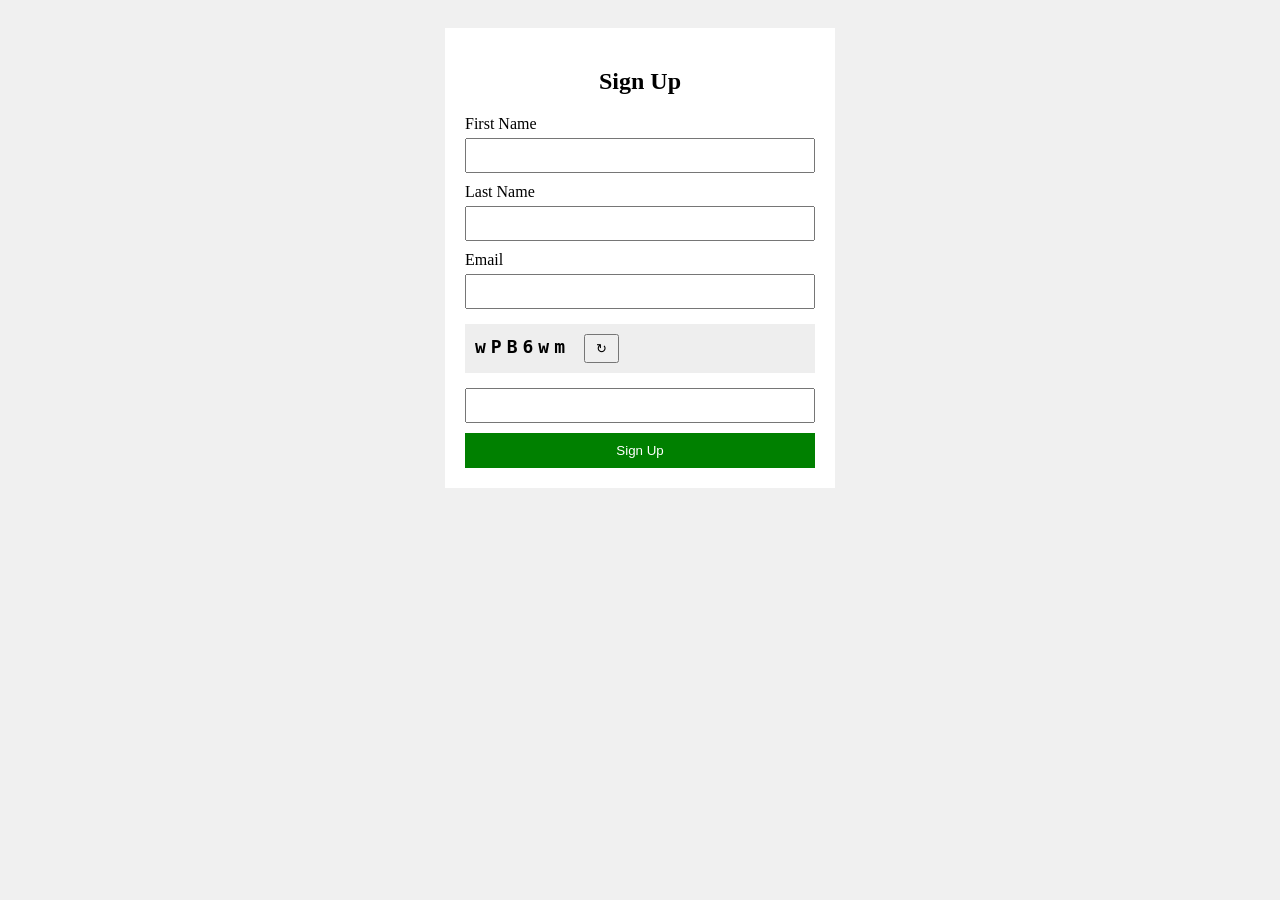
<file: form-with-captcha/index.html>
<!DOCTYPE html>
<html lang="en">
<head>
    <meta charset="UTF-8">
    <meta name="viewport" content="width=device-width, initial-scale=1.0">
    <title>Captcha Form</title>
    <link rel="stylesheet" href="styles.css">
</head>
<body>
    <div class="container">
        <h2>Sign Up</h2>

        <form id="form">
            <div class="form-group">
                <label for="firstName">First Name</label>
                <input type="text" id="firstName" required>
            </div>

            <div class="form-group">
                <label for="lastName">Last Name</label>
                <input type="text" id="lastName" required>
            </div>

            <div class="form-group">
                <label for="email">Email</label>
                <input type="email" id="email" required>
            </div>

            <div class="captcha-box">
                <span id="captchaDisplay"></span>
                <button type="button" id="refreshBtn" title="Refresh Captcha">&#8635;</button>
            </div>

            <div class="form-group">
                <input type="text" id="captchaInput" required>
            </div>

            <p id="message"></p>

            <button type="submit">Sign Up</button>
        </form>
    </div>

    <script src="script.js"></script>
</body>
</html>
</file>
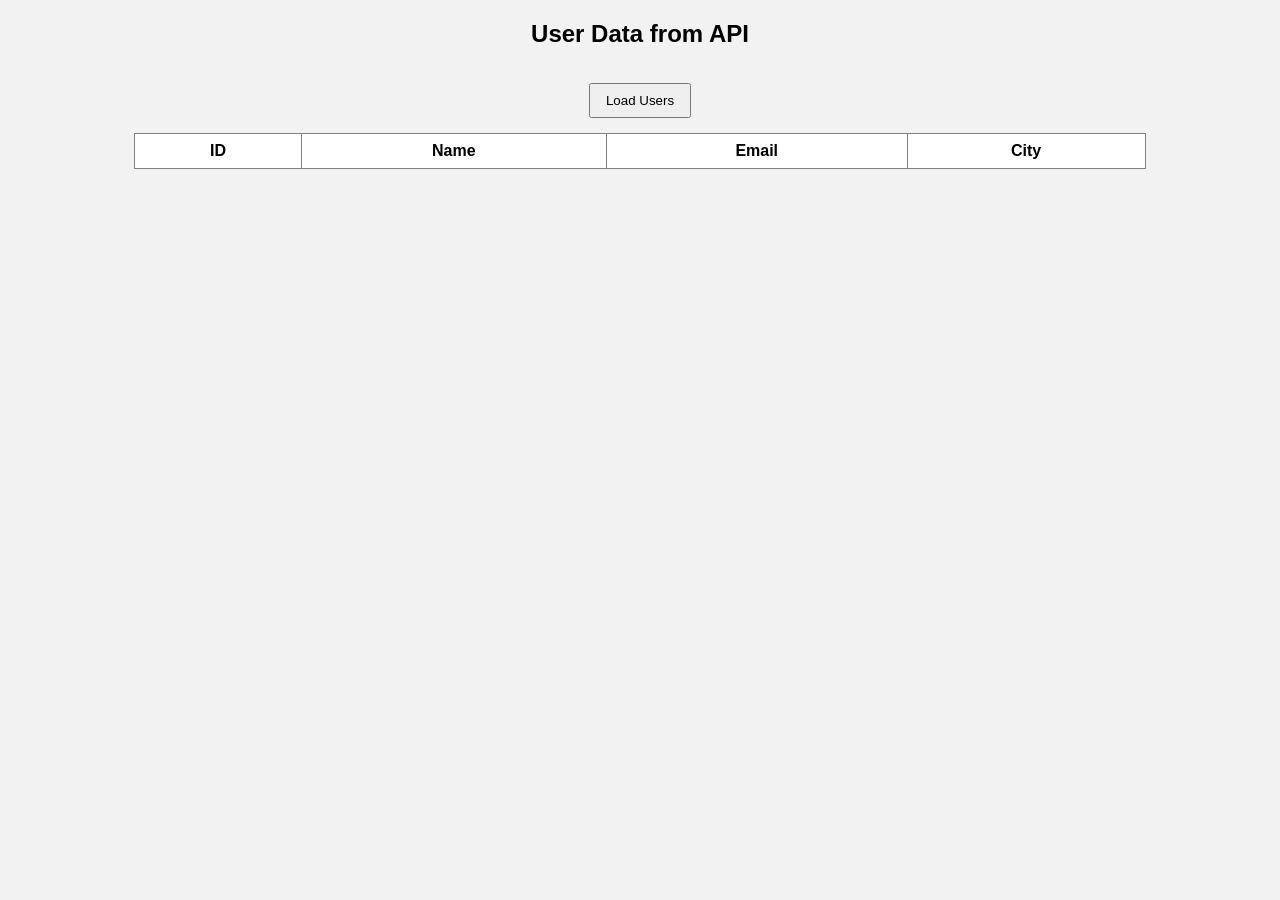
<file: javascript-api-fetch/index.html>
<!DOCTYPE html>
<html>
<head>
    <title>API Call Project</title>
    <link rel="stylesheet" href="style.css">
</head>
<body>

    <h2>User Data from API</h2>

    <button onclick="fetchUsers()">Load Users</button>

    <table border="1">
        <thead>
            <tr>
                <th>ID</th>
                <th>Name</th>
                <th>Email</th>
                <th>City</th>
            </tr>
        </thead>
        <tbody id="userTable">
        </tbody>
    </table>

    <script src="script.js"></script>

</body>
</html>
</file>
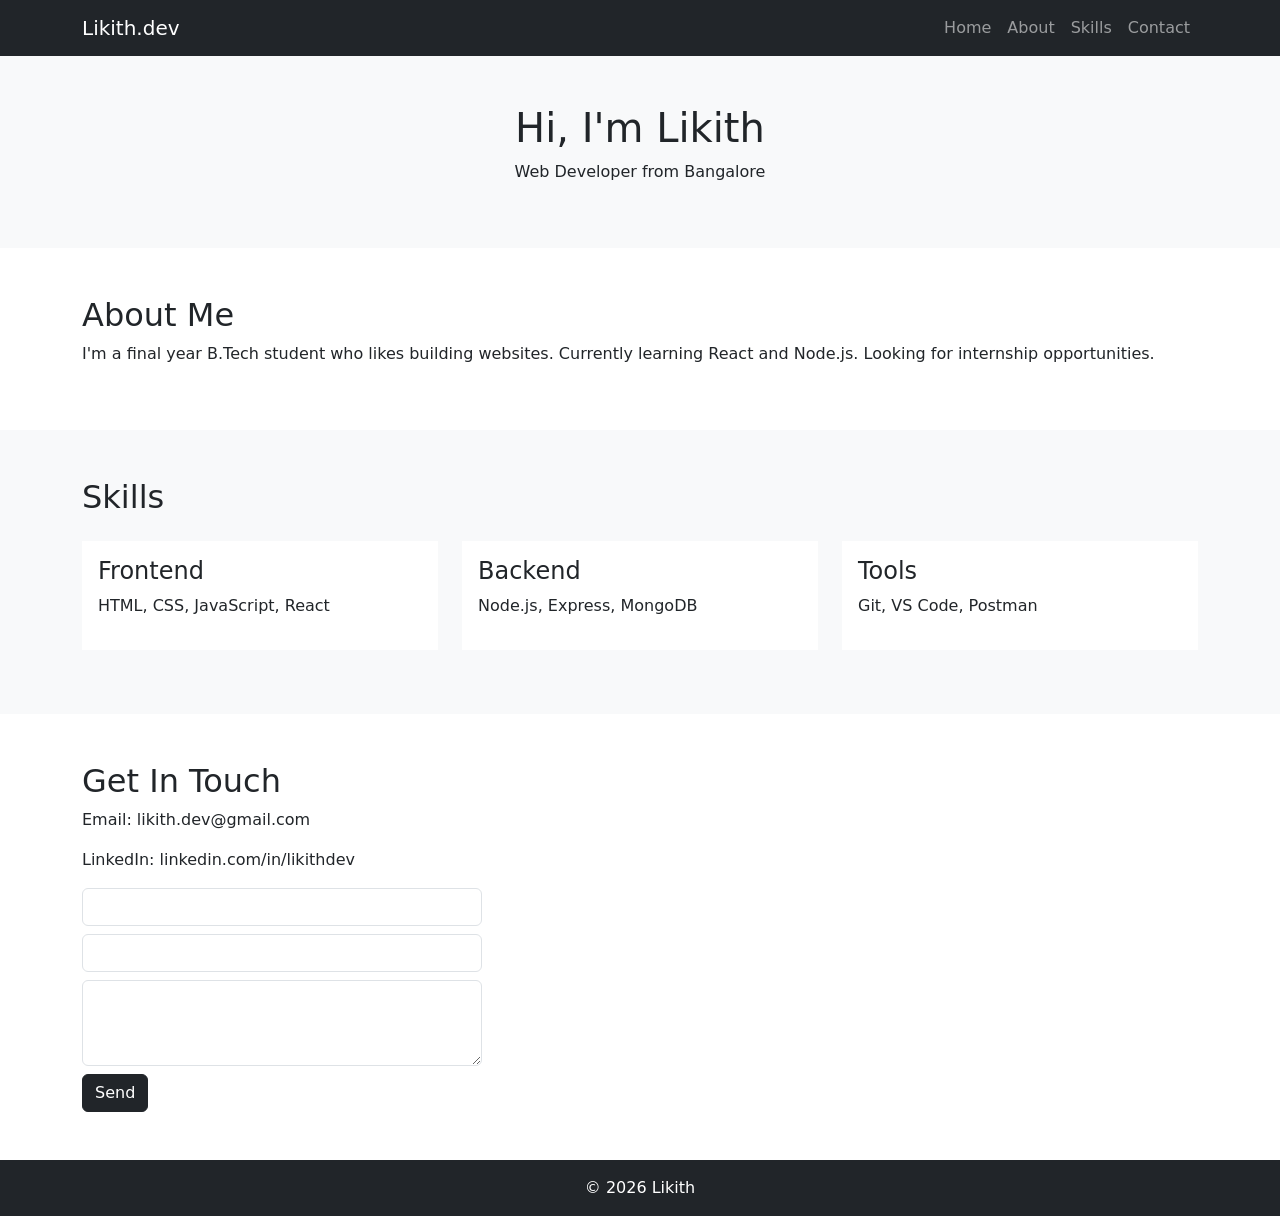
<file: bootstrap-and-mediaqueries/bootstrap/index.html>
<!DOCTYPE html>
<html lang="en">
<head>
    <meta charset="UTF-8">
    <meta name="viewport" content="width=device-width, initial-scale=1.0">
    <title>Likith - Web Developer</title>
    <link href="https://cdn.jsdelivr.net/npm/bootstrap@5.3.2/dist/css/bootstrap.min.css" rel="stylesheet">
</head>
<body>
    <nav class="navbar navbar-expand-lg navbar-dark bg-dark">
        <div class="container">
            <a class="navbar-brand" href="#">Likith.dev</a>
            <button class="navbar-toggler" type="button" data-bs-toggle="collapse" data-bs-target="#navMenu">
                <span class="navbar-toggler-icon"></span>
            </button>
            <div class="collapse navbar-collapse" id="navMenu">
                <ul class="navbar-nav ms-auto">
                    <li class="nav-item"><a class="nav-link" href="#home">Home</a></li>
                    <li class="nav-item"><a class="nav-link" href="#about">About</a></li>
                    <li class="nav-item"><a class="nav-link" href="#skills">Skills</a></li>
                    <li class="nav-item"><a class="nav-link" href="#contact">Contact</a></li>
                </ul>
            </div>
        </div>
    </nav>

    <section id="home" class="bg-light text-center py-5">
        <div class="container">
            <h1>Hi, I'm Likith</h1>
            <p>Web Developer from Bangalore</p>
        </div>
    </section>

    <section id="about" class="py-5">
        <div class="container">
            <h2>About Me</h2>
            <p>I'm a final year B.Tech student who likes building websites. Currently learning React and Node.js. Looking for internship opportunities.</p>
        </div>
    </section>

    <section id="skills" class="bg-light py-5">
        <div class="container">
            <h2 class="mb-4">Skills</h2>
            <div class="row">
                <div class="col-md-4 mb-3">
                    <div class="p-3 bg-white">
                        <h4>Frontend</h4>
                        <p>HTML, CSS, JavaScript, React</p>
                    </div>
                </div>
                <div class="col-md-4 mb-3">
                    <div class="p-3 bg-white">
                        <h4>Backend</h4>
                        <p>Node.js, Express, MongoDB</p>
                    </div>
                </div>
                <div class="col-md-4 mb-3">
                    <div class="p-3 bg-white">
                        <h4>Tools</h4>
                        <p>Git, VS Code, Postman</p>
                    </div>
                </div>
            </div>
        </div>
    </section>

    <section id="contact" class="py-5">
        <div class="container">
            <h2>Get In Touch</h2>
            <p>Email: likith.dev@gmail.com</p>
            <p>LinkedIn: linkedin.com/in/likithdev</p>
            <form class="mt-3" style="max-width: 400px;">
                <div class="mb-2">
                    <input type="text" class="form-control" required>
                </div>
                <div class="mb-2">
                    <input type="email" class="form-control" required>
                </div>
                <div class="mb-2">
                    <textarea class="form-control" rows="3"></textarea>
                </div>
                <button type="submit" class="btn btn-dark">Send</button>
            </form>
        </div>
    </section>

    <footer class="bg-dark text-white text-center py-3">
        <p class="mb-0">&copy; 2026 Likith</p>
    </footer>

    <script src="https://cdn.jsdelivr.net/npm/bootstrap@5.3.2/dist/js/bootstrap.bundle.min.js"></script>
</body>
</html>
</file>
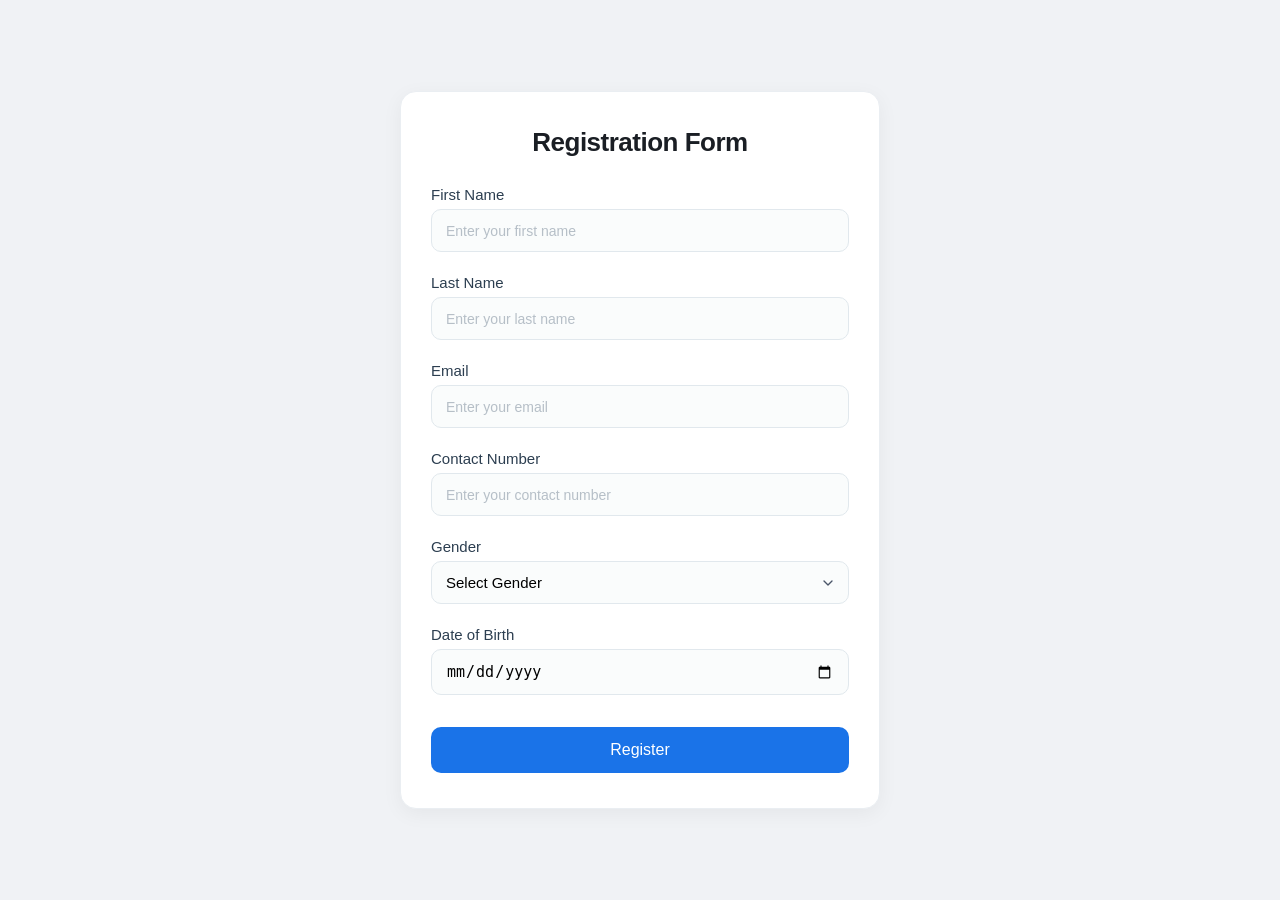
<file: registration-form/form.html>
<!DOCTYPE html>
<html lang="en">
<head>
    <meta charset="UTF-8">
    <meta name="viewport" content="width=device-width, initial-scale=1.0">
    <title>Registration Form</title>
    <link rel="stylesheet" href="style.css">
</head>
<body>
    <div class="container">
        <form id="registrationForm" class="registration-form">
            <h2>Registration Form</h2>
            
            <div class="form-group">
                <label for="firstName">First Name</label>
                <input type="text" id="firstName" name="firstName" placeholder="Enter your first name">
                <span class="error" id="firstNameError"></span>
            </div>

            <div class="form-group">
                <label for="lastName">Last Name</label>
                <input type="text" id="lastName" name="lastName" placeholder="Enter your last name">
                <span class="error" id="lastNameError"></span>
            </div>

            <div class="form-group">
                <label for="email">Email</label>
                <input type="email" id="email" name="email" placeholder="Enter your email">
                <span class="error" id="emailError"></span>
            </div>

            <div class="form-group">
                <label for="contact">Contact Number</label>
                <input type="text" id="contact" name="contact" placeholder="Enter your contact number">
                <span class="error" id="contactError"></span>
            </div>

            <div class="form-group">
                <label for="gender">Gender</label>
                <select id="gender" name="gender">
                    <option value="">Select Gender</option>
                    <option value="male">Male</option>
                    <option value="female">Female</option>
                    <option value="other">Other</option>
                </select>
                <span class="error" id="genderError"></span>
            </div>

            <div class="form-group">
                <label for="dob">Date of Birth</label>
                <input type="date" id="dob" name="dob">
                <span class="error" id="dobError"></span>
            </div>

            <button type="submit" class="submit-btn">Register</button>
        </form>
    </div>

    <script src="script.js"></script>
</body>
</html>
</file>
<file: form-with-captcha/styles.css>
body {
    background-color: #f0f0f0;
    padding: 20px;
}

.container {
    max-width: 350px;
    margin: auto;
    background: white;
    padding: 20px;
}

h2 {
    text-align: center;
}

.form-group {
    margin-bottom: 10px;
}

label {
    display: block;
    margin-bottom: 5px;
}

input {
    width: 100%;
    padding: 8px;
    box-sizing: border-box;
}

.captcha-box {
    margin: 15px 0;
    padding: 10px;
    background: #eee;
}

#captchaDisplay {
    font-family: monospace;
    font-size: 18px;
    font-weight: bold;
    letter-spacing: 5px;
}

#refreshBtn {
    padding: 5px 10px;
    margin-left: 10px;
}

#message {
    text-align: center;
    margin: 10px 0;
}

#message.error {
    color: red;
}

#message.success {
    color: green;
}

button[type="submit"] {
    width: 100%;
    padding: 10px;
    background-color: green;
    color: white;
    border: none;
}
</file>
<file: javascript-api-fetch/style.css>
body {
    text-align: center;
    font-family: Arial;
    background-color: #f2f2f2;
}

button {
    padding: 8px 15px;
    margin: 15px;
    cursor: pointer;
}

table {
    margin: auto;
    border-collapse: collapse;
    width: 80%;
    background: white;
}

th, td {
    padding: 8px;
}
</file>
<file: registration-form/style.css>
* {
    margin: 0;
    padding: 0;
    box-sizing: border-box;
}

body {
    font-family: -apple-system, BlinkMacSystemFont, 'Segoe UI', Roboto, Arial, sans-serif;
    background: #f0f2f5;  
    min-height: 100vh;
    display: flex;
    justify-content: center;
    align-items: center;
    padding: 20px;
}

.container {
    width: 100%;
    max-width: 480px;  
}

.registration-form {
    background: white;
    padding: 35px 30px;
    border-radius: 16px;  
    box-shadow: 0 5px 20px rgba(0,0,0,0.05);  
    border: 1px solid #eaeef2;  
}

h2 {
    text-align: center;
    color: #1a1e24;
    margin-bottom: 28px;
    font-weight: 600;
    font-size: 26px;
    letter-spacing: -0.5px; 
}

.form-group {
    margin-bottom: 22px;
}

label {
    display: block;
    margin-bottom: 6px;
    color: #2c3e50;
    font-weight: 500;
    font-size: 15px;
}

input[type="text"],
input[type="email"],
input[type="date"],
select {
    width: 100%;
    padding: 12px 14px;
    border: 1.5px solid #e1e8ed;
    border-radius: 10px;
    font-size: 15px;
    transition: all 0.2s ease;
    background: #fafcfc;
}


input[type="text"]:focus,
input[type="email"]:focus,
input[type="date"]:focus,
select:focus {
    outline: none;
    border-color: #3b7cff;
    background: white;
    box-shadow: 0 0 0 3px rgba(59,124,255,0.05);
}


.error {
    color: #dc3545;
    font-size: 13px;
    margin-top: 6px;
    display: block;
    font-weight: 450;
}

.submit-btn {
    width: 100%;
    padding: 14px;
    background: #1a73e8;  
    color: white;
    border: none;
    border-radius: 10px;
    font-size: 16px;
    font-weight: 500;
    cursor: pointer;
    transition: background 0.2s;
    margin-top: 10px;
}

.submit-btn:hover {
    background: #1557b0;  
}

.submit-btn:active {
    background: #0f3d7a;
}


.success {
    background: #e6f4ea;
    color: #1e7b4c;
    padding: 14px;
    border-radius: 10px;
    margin-top: 20px;
    text-align: center;
    font-weight: 500;
    border: 1px solid #b8e0c2;
}


@media (max-width: 600px) {
    .container {
        max-width: 100%;
    }
    
    .registration-form {
        padding: 25px 20px;
        border-radius: 12px;
    }
    
    h2 {
        font-size: 24px;
        margin-bottom: 25px;
    }
    
    input[type="text"],
    input[type="email"],
    input[type="date"],
    select {
        padding: 11px 13px;
    }
}


::placeholder {
    color: #9aa6b2;
    opacity: 0.7;
    font-size: 14px;
}


select {
    appearance: none;
    background-image: url("data:image/svg+xml;charset=UTF-8,%3csvg xmlns='http://www.w3.org/2000/svg' viewBox='0 0 24 24' fill='none' stroke='%234a5568' stroke-width='2' stroke-linecap='round' stroke-linejoin='round'%3e%3cpolyline points='6 9 12 15 18 9'%3e%3c/polyline%3e%3c/svg%3e");
    background-repeat: no-repeat;
    background-position: right 12px center;
    background-size: 16px;
    padding-right: 40px;
}
</file>
